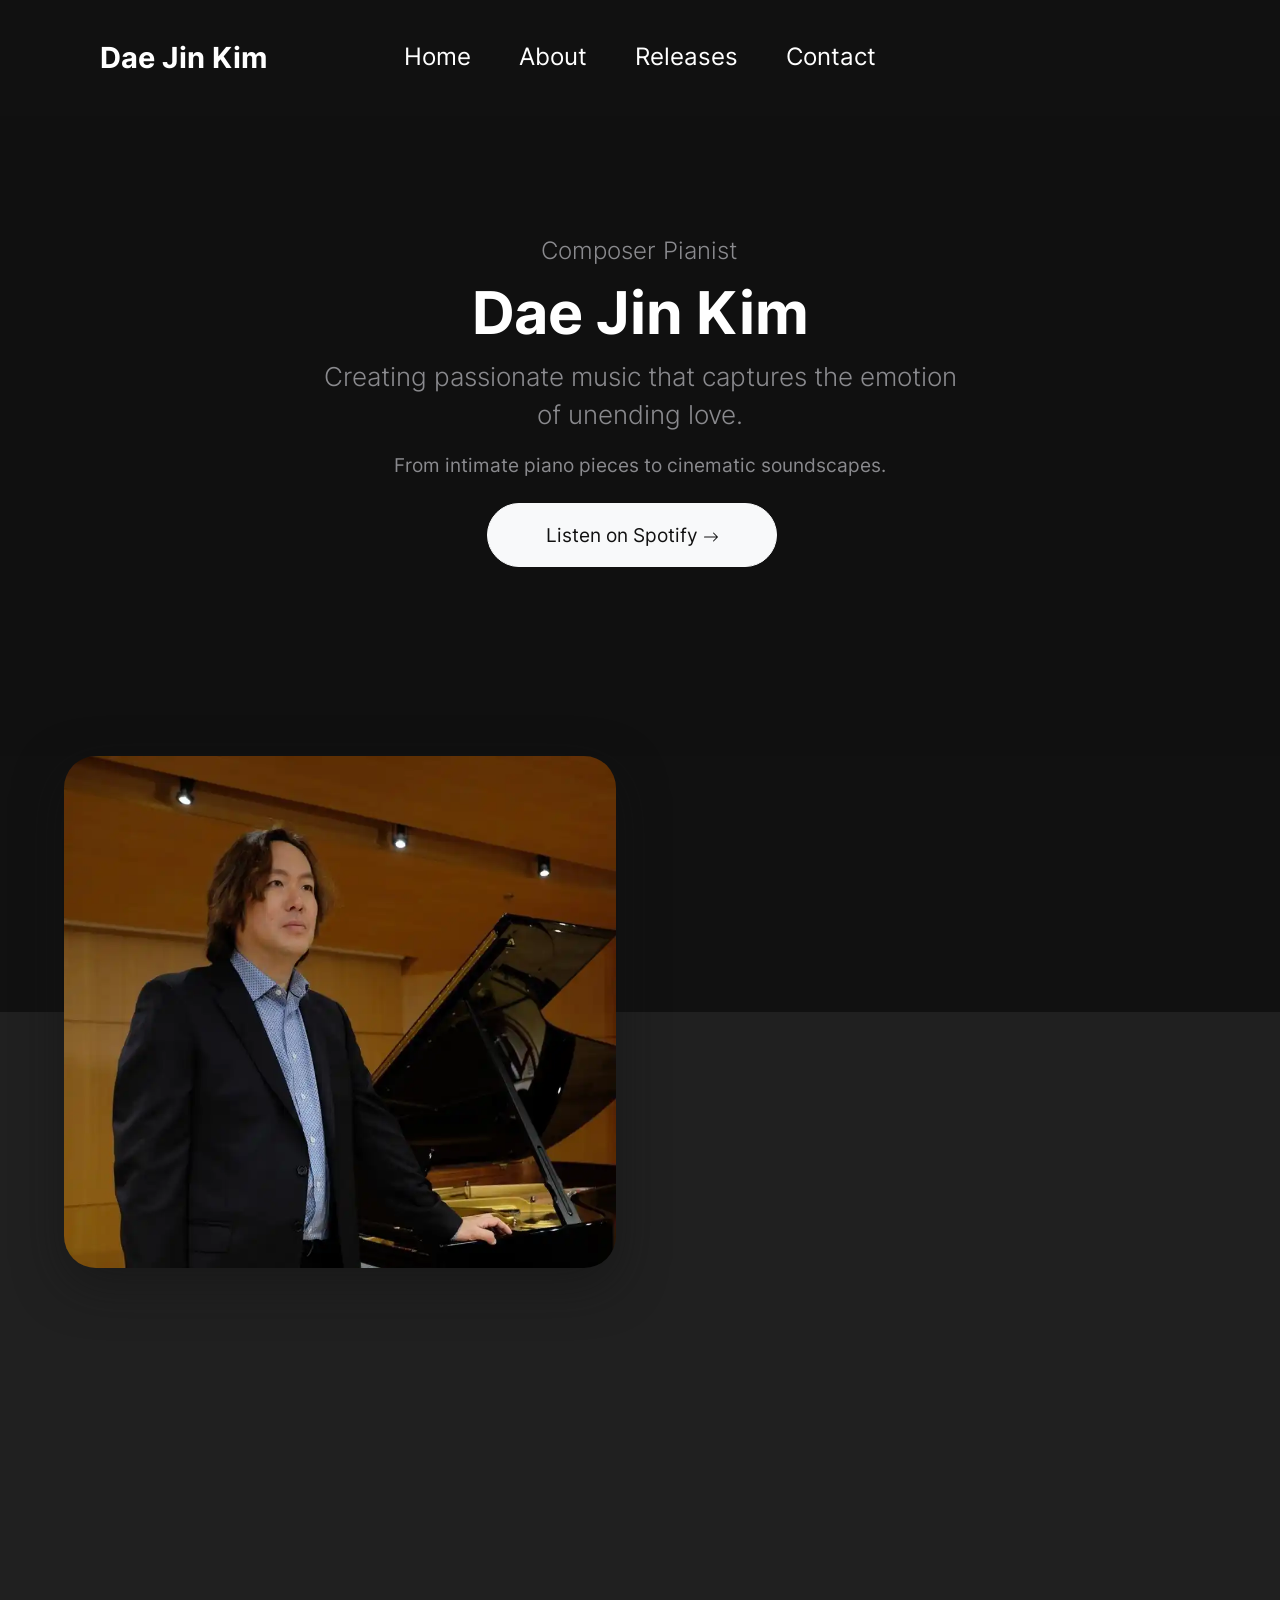
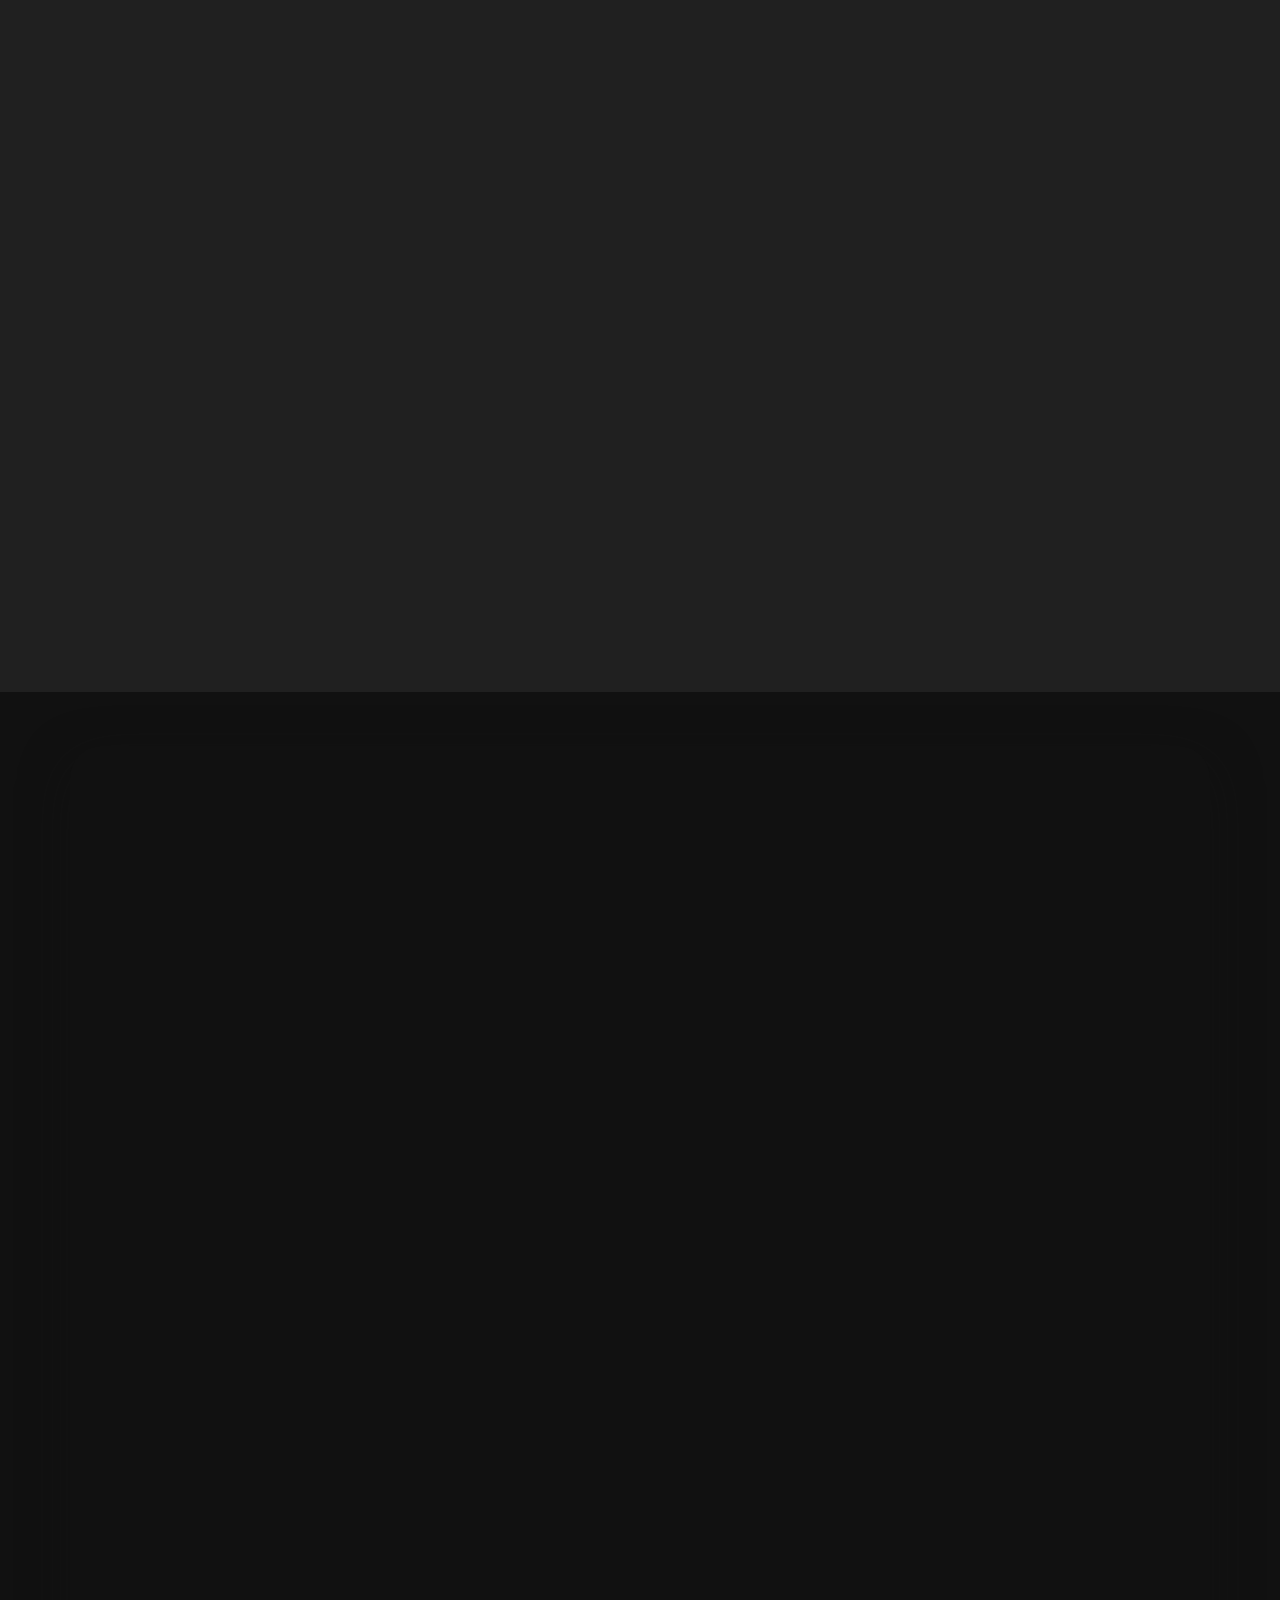
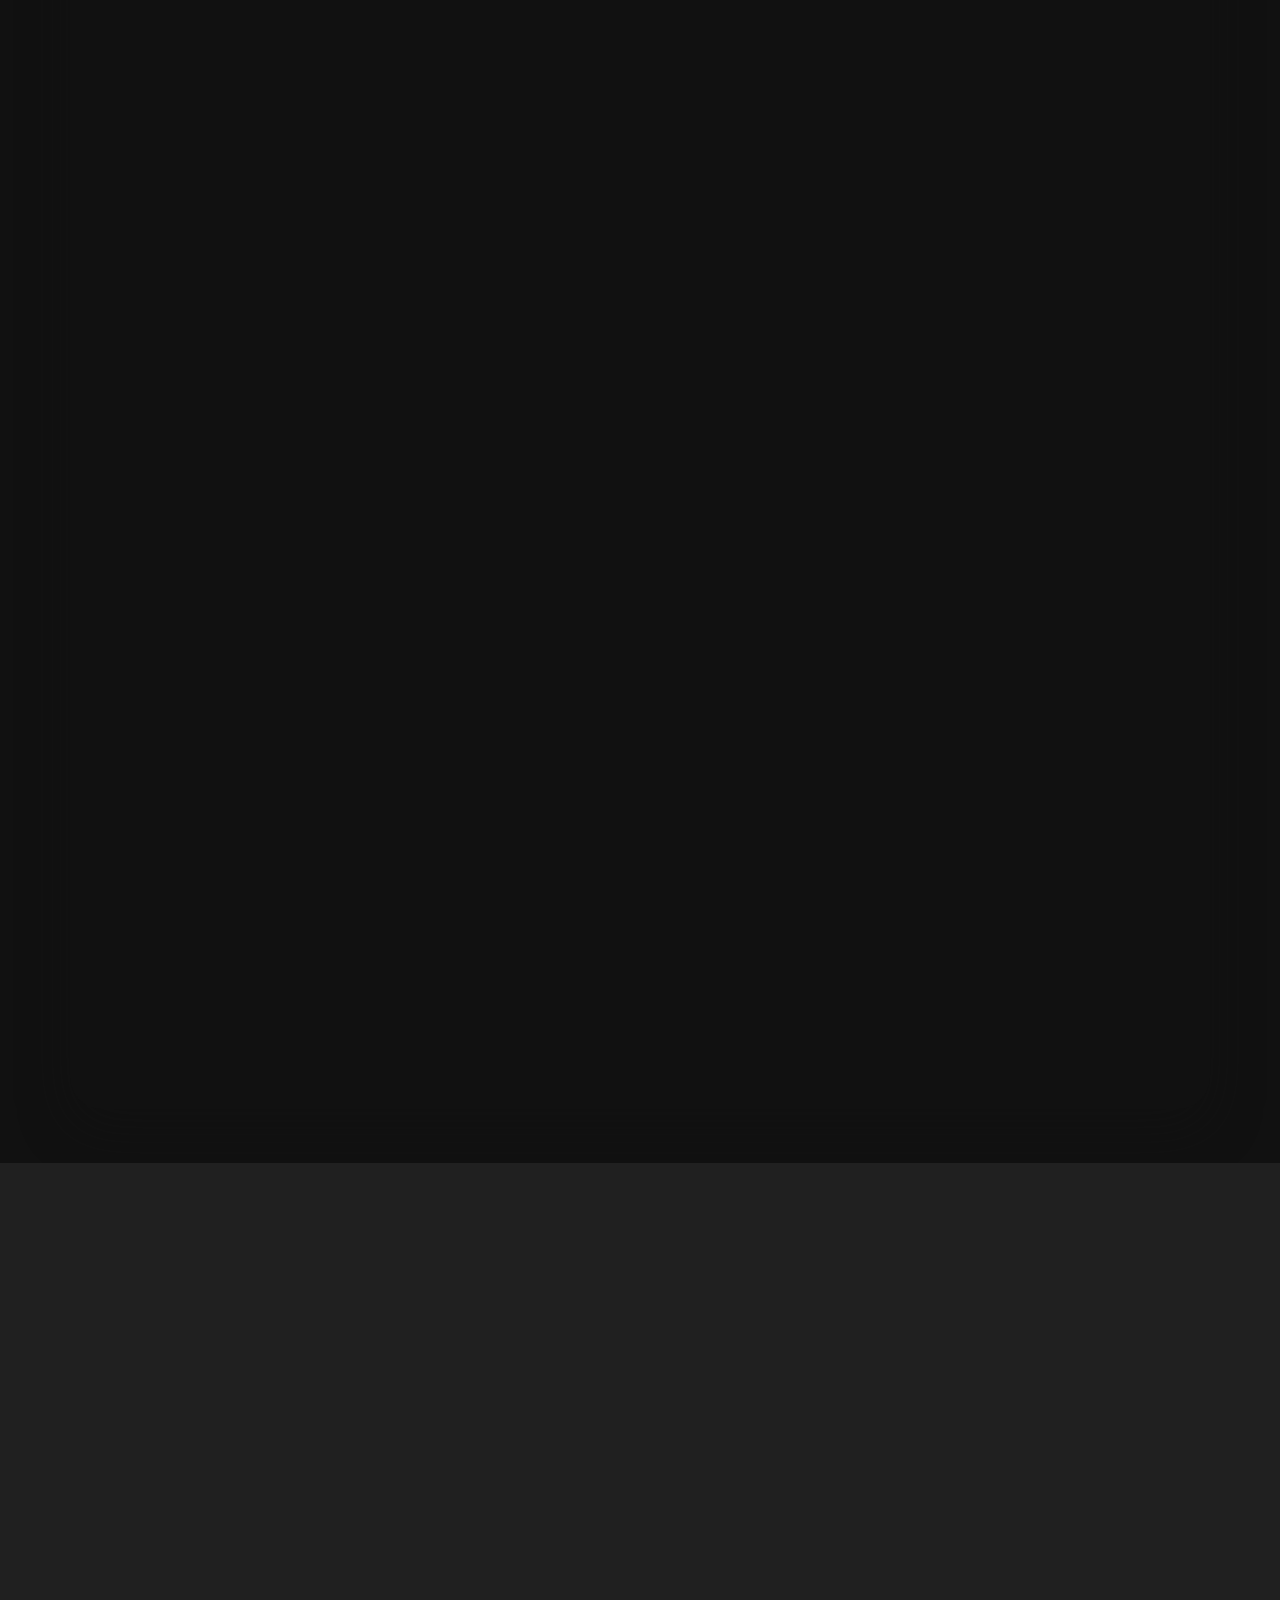
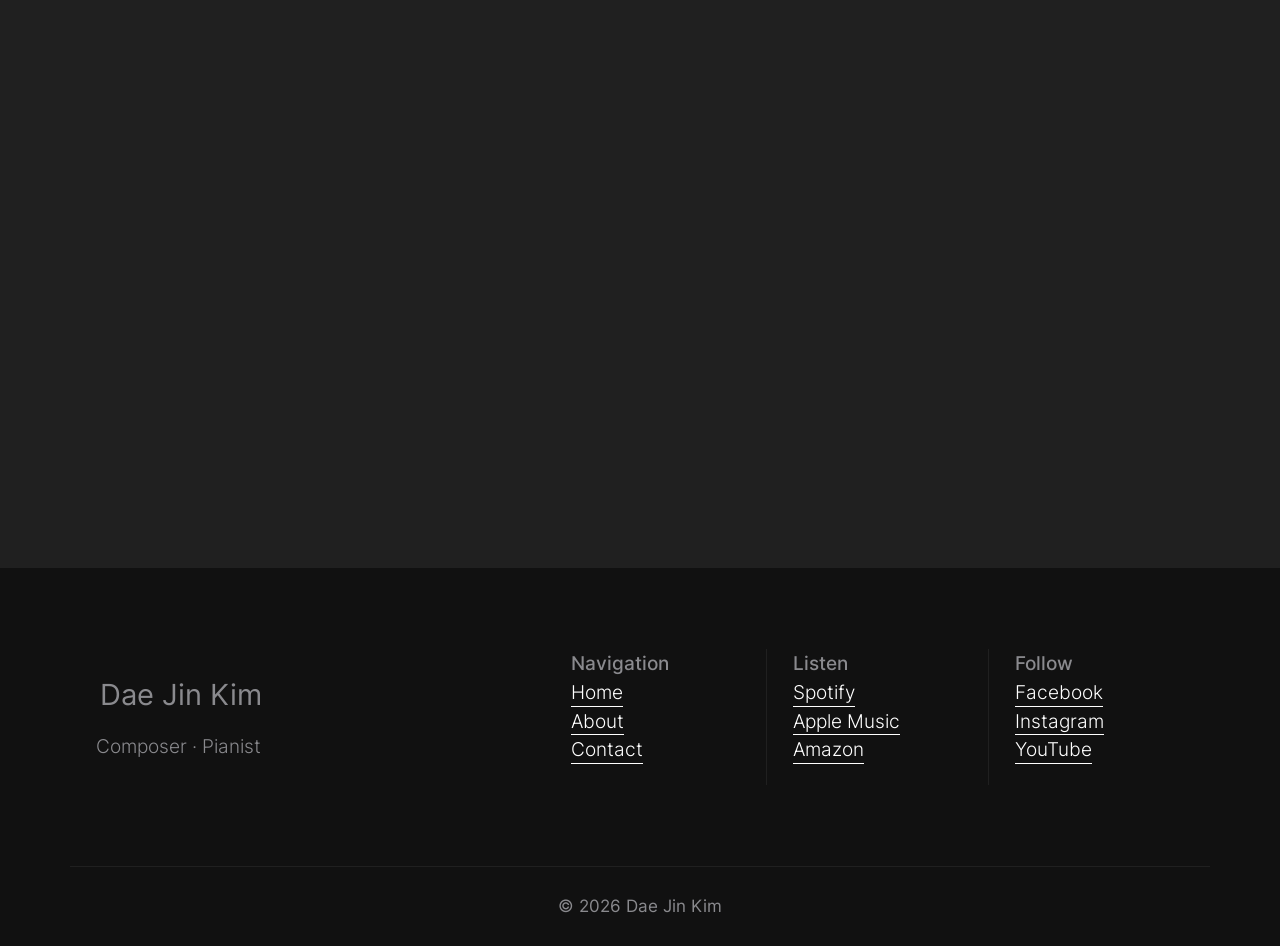
<file: index.html>
<!doctype html>
<html class="h-100" lang="en">

  <head>
      <meta charset="utf-8">
  <meta name="viewport" content="width=device-width,initial-scale=1,shrink-to-fit=no">
  <meta name="description" content="A well made and handcrafted Bootstrap 5 template">
  <link rel="apple-touch-icon" sizes="180x180" href="img/webp/apple-touch-icon.png">
  <link rel="icon" type="image/png" sizes="32x32" href="img/webp/favicon-32x32.png">
  <link rel="icon" type="image/png" sizes="16x16" href="img/webp/favicon-16x16.png">
  <link rel="icon" type="image/png" sizes="96x96" href="img/webp/favicon.png">
  <meta name="author" content="Holger Koenemann">
  <meta name="generator" content="Eleventy v2.0.0">
  <meta name="HandheldFriendly" content="true">
  <title>Dae Jin Kim - Composer Pianist</title>
  <link rel="stylesheet" href="css/theme.css">

   <style>

/* inter-300 - latin */
@font-face {
  font-family: 'Inter';
  font-style: normal;
  font-weight: 300;
  font-display: swap;
  src: local(''),
       url('fonts/inter-v12-latin-300.woff2') format('woff2'), /* Chrome 26+, Opera 23+, Firefox 39+ */
       url('fonts/inter-v12-latin-300.woff') format('woff'); /* Chrome 6+, Firefox 3.6+, IE 9+, Safari 5.1+ */
}

/* inter-400 - latin */
@font-face {
  font-family: 'Inter';
  font-style: normal;
  font-weight: 400;
  font-display: swap;
  src: local(''),
       url('fonts/inter-v12-latin-regular.woff2') format('woff2'), /* Chrome 26+, Opera 23+, Firefox 39+ */
       url('fonts/inter-v12-latin-regular.woff') format('woff'); /* Chrome 6+, Firefox 3.6+, IE 9+, Safari 5.1+ */
}

@font-face {
  font-family: 'Inter';
  font-style: normal;
  font-weight: 500;
  font-display: swap;
  src: local(''),
       url('fonts/inter-v12-latin-500.woff2') format('woff2'), /* Chrome 26+, Opera 23+, Firefox 39+ */
       url('fonts/inter-v12-latin-500.woff') format('woff'); /* Chrome 6+, Firefox 3.6+, IE 9+, Safari 5.1+ */
}
@font-face {
  font-family: 'Inter';
  font-style: normal;
  font-weight: 700;
  font-display: swap;
  src: local(''),
       url('fonts/inter-v12-latin-700.woff2') format('woff2'), /* Chrome 26+, Opera 23+, Firefox 39+ */
       url('fonts/inter-v12-latin-700.woff') format('woff'); /* Chrome 6+, Firefox 3.6+, IE 9+, Safari 5.1+ */
}

</style>


  </head>

  <body class="bg-black text-white mt-0" data-bs-spy="scroll" data-bs-target="#navScroll">

    <nav id="navScroll" class="navbar navbar-dark bg-black navbar-expand-md fixed-top px-vw-5" tabindex="0">
  <div class="container">
    <a class="navbar-brand pe-md-4 fs-4 col-12 col-md-auto text-center" href="index.html">
  <span class="ms-md-1 mt-1 fw-bolder me-md-5">Dae Jin Kim</span>
</a>

    <button class="navbar-toggler border-0" type="button" data-bs-toggle="collapse" data-bs-target="#navbarMain"
      aria-controls="navbarMain" aria-expanded="false" aria-label="Toggle navigation">
      <span class="navbar-toggler-icon"></span>
    </button>

    <div class="collapse navbar-collapse justify-content-md-center mt-3 mt-md-0" id="navbarMain">
      <ul class="navbar-nav mx-auto mb-2 mb-lg-0">
      <li class="nav-item">
  <a class="nav-link fs-5" href="index.html" aria-label="Homepage">
    Home
  </a>
</li>
<li class="nav-item">
  <a class="nav-link fs-5" href="content.html" aria-label="About Dae Jin Kim">
    About
  </a>
</li>
<li class="nav-item">
  <a class="nav-link fs-5" href="realease.html" aria-label="Releases and streaming links">
    Releases
  </a>
</li>
<li class="nav-item">
  <a class="nav-link fs-5" href="system.html" aria-label="Contact page">
    Contact
  </a>
</li>

    </ul>
    </div>
</div>
</nav>

    <main>
      <div class="w-100 overflow-hidden position-relative bg-black text-white" data-aos="fade">
  <div class="position-absolute w-100 h-100 bg-black opacity-75 top-0 start-0"></div>
  <div class="container py-vh-4 position-relative mt-5 px-vw-5 text-center">
  <div class="row d-flex align-items-center justify-content-center py-vh-5">
    <div class="col-12 col-xl-10">
      <span class="h5 text-secondary fw-lighter">Composer Pianist</span>
      <h1 class="display-huge mt-3 mb-3 lh-1">Dae Jin Kim</h1>
    </div>
    <div class="col-12 col-xl-8">
      <p class="lead text-secondary">Creating passionate music that captures the emotion of unending love.</p>
      <p class="text-secondary mb-4">From intimate piano pieces to cinematic soundscapes.</p>
    </div>
    <div class="col-12 text-center">
      <a href="https://spoti.fi/3JhfKZI" class="btn btn-xl btn-light me-3" target="_blank" rel="noreferrer noopener">Listen on Spotify
        <svg xmlns="http://www.w3.org/2000/svg" width="16" height="16" fill="currentColor" class="bi bi-arrow-right" viewBox="0 0 16 16">
  <path fill-rule="evenodd" d="M1 8a.5.5 0 0 1 .5-.5h11.793l-3.147-3.146a.5.5 0 0 1 .708-.708l4 4a.5.5 0 0 1 0 .708l-4 4a.5.5 0 0 1-.708-.708L13.293 8.5H1.5A.5.5 0 0 1 1 8z"/>
</svg>
</a>
    </div>
  </div>
</div>

</div>

<div class="w-100 position-relative bg-black text-white bg-cover d-flex align-items-center">
  <div class="container-fluid px-vw-5">
    <div class="position-absolute w-100 h-50 bg-dark bottom-0 start-0"></div>
    <div class="row d-flex align-items-center position-relative justify-content-center px-0 g-5">
      <div class="col-12 col-lg-6">
        <img src="img/webp/abstract18.webp" width="2280" height="1732" alt="abstract image" class="img-fluid position-relative rounded-5 shadow" data-aos="fade-up">
      </div>
      <div class="col-12 col-md-6 col-lg-3">
        <img src="img/webp/abstract6.webp" width="1116" height="1578" alt="abstract image" class="img-fluid position-relative rounded-5 shadow" data-aos="fade-up" data-aos-duration="2000">
      </div>
      <div class="col-12 col-md-6 col-lg-3">
        <img src="img/webp/abstract4.webp" width="1116" height="848" alt="abstract image" class="img-fluid position-relative rounded-5 shadow" data-aos="fade-up" data-aos-duration="3000">
      </div>
    </div>
  </div>
</div>
<div class="bg-dark">
  <div class="container px-vw-5 py-vh-5">
    <div class="row d-flex align-items-center">
      <div class="col-12 col-lg-7 text-lg-end" data-aos="fade-right">
        <span class="h5 text-secondary fw-lighter">Philosophy</span>
        <h2 class="display-4">"Pianist should always try to become a good singer, since in reality, we are using keys just as vocalist use their vocal cords to resonate sound."</h2>
      </div>
      <div class="col-12 col-lg-5" data-aos="fade-left">
        <h3 class="pt-5">His Work</h3>
        <p class="text-secondary">
          His composition blends a wide range of genres—pop, rock, jazz, musical, praise song, and impressionistic elements—while keeping a strong sense of tonality.
          Rather than following the popular atonal approach of 20th-century classical music, he focuses on creating music that can reach broader audiences without losing its distinctive aura.
        </p>
        <a href="https://www.youtube.com/@magiccastledaejinkim848/videos" class="link-fancy link-fancy-light me-2" target="_blank" rel="noreferrer noopener">Watch & Listen</a>
        <svg xmlns="http://www.w3.org/2000/svg" width="24" height="24" fill="currentColor" class="bi bi-arrow-right-circle" viewBox="0 0 16 16">
  <path fill-rule="evenodd" d="M1 8a7 7 0 1 0 14 0A7 7 0 0 0 1 8zm15 0A8 8 0 1 1 0 8a8 8 0 0 1 16 0zM4.5 7.5a.5.5 0 0 0 0 1h5.793l-2.147 2.146a.5.5 0 0 0 .708.708l3-3a.5.5 0 0 0 0-.708l-3-3a.5.5 0 1 0-.708.708L10.293 7.5H4.5z"/>
</svg>

        <h3 class="border-top border-secondary pt-5 mt-5">Find & Follow</h3>
        <p class="text-secondary mb-3">Listen and connect on your favorite platform.</p>
        <ul class="list-unstyled">
          <li><a class="link-fancy link-fancy-light" href="https://www.facebook.com/fusionmerge" target="_blank" rel="noreferrer noopener">Facebook</a></li>
          <li><a class="link-fancy link-fancy-light" href="https://www.instagram.com/daejinpiano/" target="_blank" rel="noreferrer noopener">Instagram</a></li>
          <li><a class="link-fancy link-fancy-light" href="https://www.youtube.com/@magiccastledaejinkim848/videos" target="_blank" rel="noreferrer noopener">YouTube</a></li>
          <li><a class="link-fancy link-fancy-light" href="https://spoti.fi/3JhfKZI" target="_blank" rel="noreferrer noopener">Spotify</a></li>
          <li><a class="link-fancy link-fancy-light" href="https://apple.co/33dVl8q" target="_blank" rel="noreferrer noopener">Apple Music</a></li>
          <li><a class="link-fancy link-fancy-light" href="https://amzn.to/3LeFUhr" target="_blank" rel="noreferrer noopener">Amazon</a></li>
        </ul>
      </div>
    </div>
  </div>
</div>

<div class="bg-black py-vh-3">
  <div class="container bg-black px-vw-5 py-vh-3 rounded-5 shadow">

  <div class="row gx-5">
    <div class="col-12 col-md-6">
      <div class="card bg-transparent mb-5" data-aos="zoom-in-up">
        <div class="bg-dark shadow rounded-5 p-0">
          <img src="img/webp/abstract3.webp" width="582" height="327" alt="abstract image" class="img-fluid rounded-5 no-bottom-radius" loading="lazy">
          <div class="p-5">
            <h2 class="fw-lighter">About</h2>
            <p class="pb-4 text-secondary">Composer & pianist creating passionate music expressing the emotion of unending love.</p>
            <a href="content.html" class="link-fancy link-fancy-light">Learn more</a>
          </div>
        </div>
      </div>

      <div class="card bg-transparent" data-aos="zoom-in-up">
        <div class="bg-dark shadow rounded-5 p-0">
          <img src="img/webp/abstract2.webp" width="582" height="442" alt="abstract image" class="img-fluid rounded-5 no-bottom-radius" loading="lazy">
          <div class="p-5">
            <h2 class="fw-lighter">Media</h2>
            <p class="pb-4 text-secondary">Performances, videos, and recordings—highlights from recent work.</p>
            <a href="https://www.youtube.com/@magiccastledaejinkim848/videos" class="link-fancy link-fancy-light" target="_blank" rel="noreferrer noopener">Explore media</a>
          </div>
        </div>
      </div>
    </div>
    <div class="col-12 col-md-6">
      <div class="p-5 pt-0 mt-5" data-aos="fade">
        <span class="h5 text-secondary fw-lighter">Composer · Pianist</span>
        <h2 class="display-4">A home for music, performances, and media</h2>
      </div>
      <div class="card bg-transparent mb-5 mt-5" data-aos="zoom-in-up">
        <div class="bg-dark shadow rounded-5 p-0">
          <img src="img/webp/abstract17.webp" width="582" height="390" alt="abstract image" class="img-fluid rounded-5 no-bottom-radius" loading="lazy">
          <div class="p-5">
            <h2 class="fw-lighter">Releases</h2>
            <p class="pb-4 text-secondary">Discover albums and singles—expressive, lyrical, and audience-friendly.</p>
            <div class="d-flex gap-3 align-items-center">
              <a href="realease.html" class="link-fancy link-fancy-light d-inline-flex align-items-center" aria-label="Open releases page">
                Releases
              </a>
            </div>
          </div>
        </div>
      </div>

      <div class="card bg-transparent" data-aos="zoom-in-up">
        <div class="bg-dark shadow rounded-5 p-0">
          <img src="img/webp/abstract4.webp" width="582" height="327" alt="abstract image" class="img-fluid rounded-5 no-bottom-radius" loading="lazy">
          <div class="p-5">
            <h2 class="fw-lighter">Contact</h2>
            <p class="pb-4 text-secondary">Bookings, collaborations, and inquiries—get in touch.</p>
            <a href="system.html" class="link-fancy link-fancy-light">Send a message</a>
          </div>
        </div>
      </div>
    </div>
  </div>

</div>

</div>
<div class="bg-dark position-relative">
  <div class="container px-vw-5 py-vh-5">
    <div class="row d-flex align-items-center">

      <div class="col-12 col-lg-7">
        <img class="img-fluid rounded-5 mb-n5 shadow" src="img/webp/person9.webp" width="512" height="512" alt="a nice person" loading="lazy" data-aos="zoom-in-right">
        <img class="img-fluid rounded-5 ms-0 ms-lg-5 mb-n5 shadow stacked-portrait" src="img/webp/person11.webp" width="512" height="512" alt="another nice person" loading="lazy" data-aos="zoom-in-up">
      </div>
      <div class="col-12 col-lg-5 bg-dark rounded-5 py-5" data-aos="fade">
        <span class="h5 text-secondary fw-lighter">Statement</span>
        <h2 class="display-4">Creating passionate music expressing the emotion of unending love.</h2>
        <p class="text-secondary mb-0">Discover releases, videos, and performances—all in one place.</p>
      </div>
    </div>
  </div>
</div>

        </div>
    </div>
</div>

    </main>

    <footer class="bg-black border-top border-dark">
  <div class="container py-vh-4 text-secondary fw-lighter">
    <div class="row">
      <div class="col-12 col-lg-5 py-4 text-center text-lg-start">
        <a class="navbar-brand pe-md-4 fs-4 col-12 col-md-auto text-center" href="index.html" aria-label="Homepage">
          <span class="ms-md-1 mt-1 fw-bolder me-md-5">Dae Jin Kim</span>
        </a>
        <p class="text-secondary mt-3 mb-0">Composer · Pianist</p>
      </div>

      <div class="col border-end border-dark">
        <span class="h6">Navigation</span>
        <ul class="nav flex-column">
          <li class="nav-item"><a href="index.html" class="link-fancy link-fancy-light">Home</a></li>
          <li class="nav-item"><a href="content.html" class="link-fancy link-fancy-light">About</a></li>
          <li class="nav-item"><a href="system.html" class="link-fancy link-fancy-light">Contact</a></li>
        </ul>
      </div>

      <div class="col border-end border-dark">
        <span class="h6">Listen</span>
        <ul class="nav flex-column">
          <li class="nav-item"><a href="https://spoti.fi/3JhfKZI" class="link-fancy link-fancy-light" target="_blank" rel="noreferrer noopener">Spotify</a></li>
          <li class="nav-item"><a href="https://apple.co/33dVl8q" class="link-fancy link-fancy-light" target="_blank" rel="noreferrer noopener">Apple Music</a></li>
          <li class="nav-item"><a href="https://amzn.to/3LeFUhr" class="link-fancy link-fancy-light" target="_blank" rel="noreferrer noopener">Amazon</a></li>
        </ul>
      </div>

      <div class="col">
        <span class="h6">Follow</span>
        <ul class="nav flex-column">
          <li class="nav-item"><a href="https://www.facebook.com/fusionmerge" class="link-fancy link-fancy-light" target="_blank" rel="noreferrer noopener">Facebook</a></li>
          <li class="nav-item"><a href="https://www.instagram.com/daejinpiano/" class="link-fancy link-fancy-light" target="_blank" rel="noreferrer noopener">Instagram</a></li>
          <li class="nav-item"><a href="https://www.youtube.com/@magiccastledaejinkim848/videos" class="link-fancy link-fancy-light" target="_blank" rel="noreferrer noopener">YouTube</a></li>
        </ul>
      </div>
    </div>
  </div>

  <div class="container text-center small py-vh-2 border-top border-dark text-secondary">
    © 2026 Dae Jin Kim
  </div>
</footer>








<script src="js/bootstrap.bundle.min.js"></script>
<script src="js/aos.js"></script>
<script>
AOS.init({
 duration: 800, // values from 0 to 3000, with step 50ms
});
</script>
<script>
  let scrollpos = window.scrollY
  const header = document.querySelector(".navbar")
  const header_height = header.offsetHeight

  const add_class_on_scroll = () => header.classList.add("scrolled", "shadow-sm")
  const remove_class_on_scroll = () => header.classList.remove("scrolled", "shadow-sm")

  window.addEventListener('scroll', function() {
    scrollpos = window.scrollY;

    if (scrollpos >= header_height) { add_class_on_scroll() }
    else { remove_class_on_scroll() }

    console.log(scrollpos)
  })
</script>

  </body>
</html>
</file>
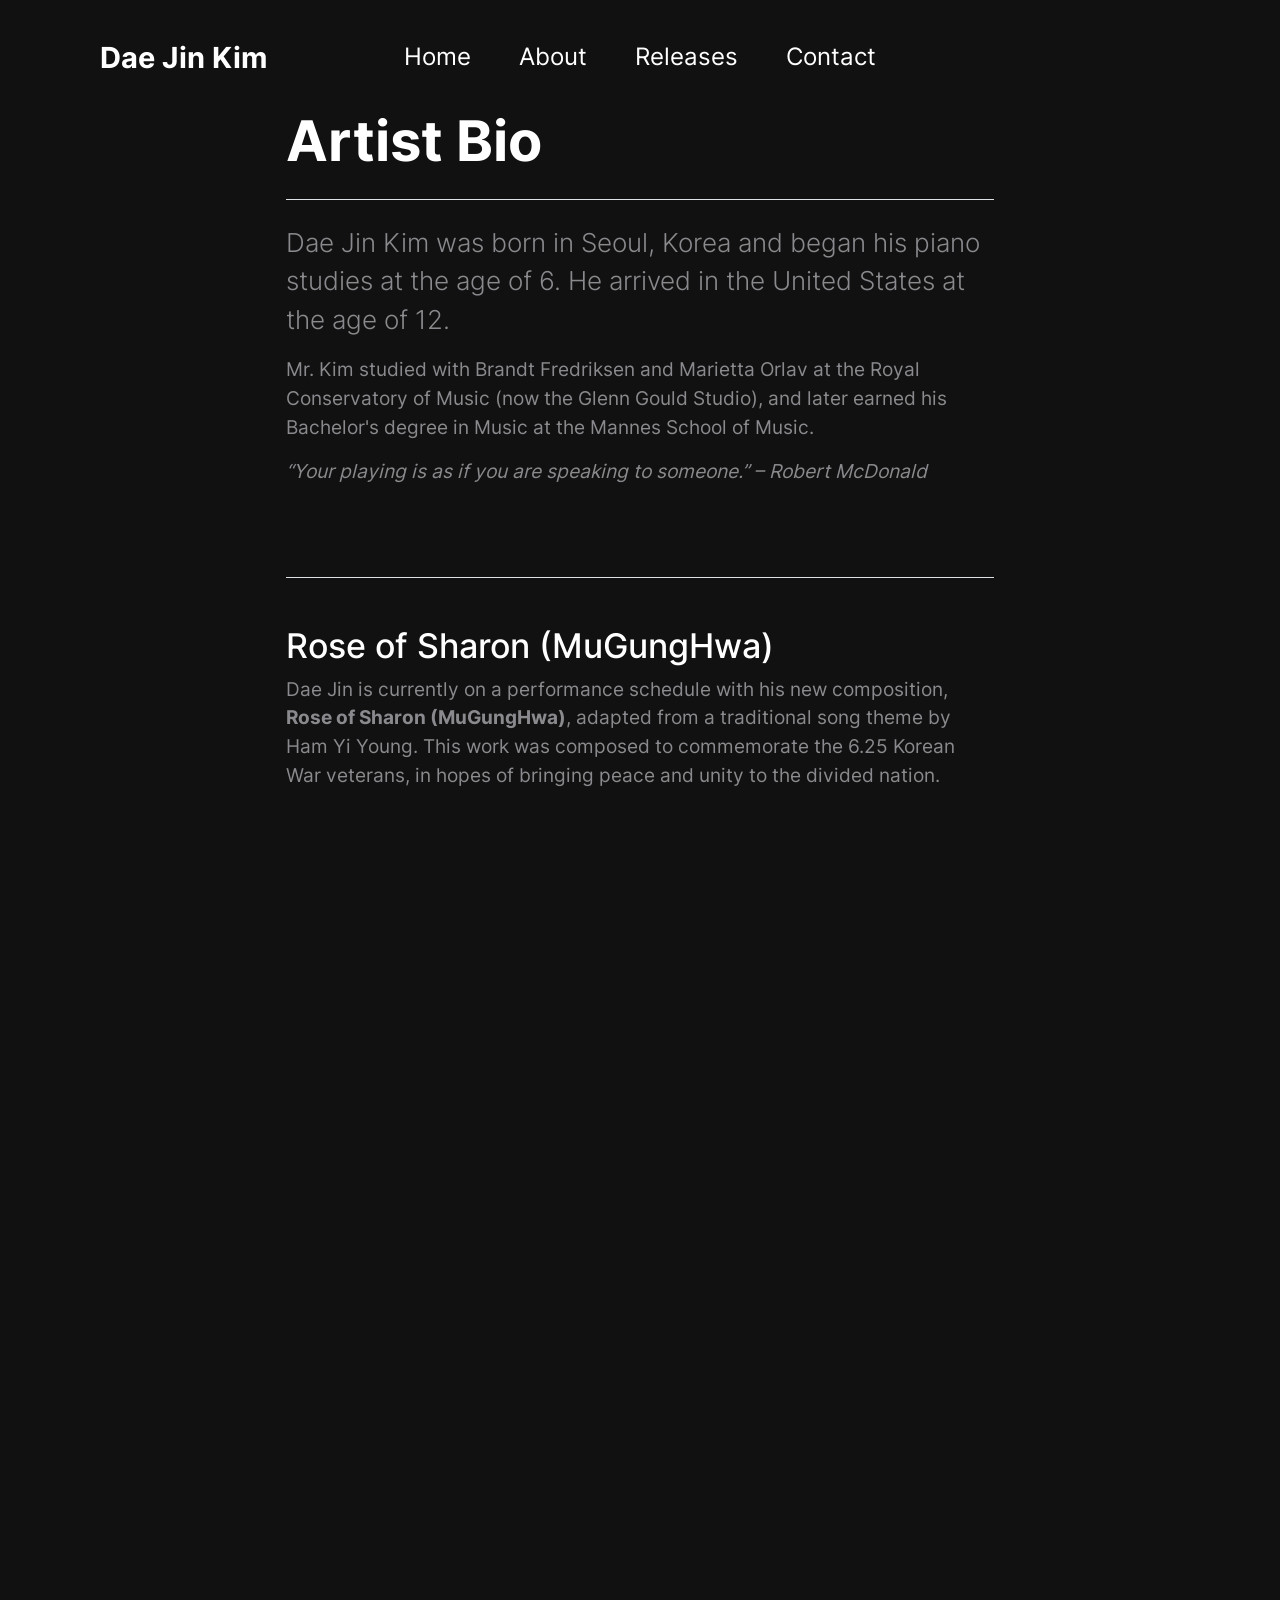
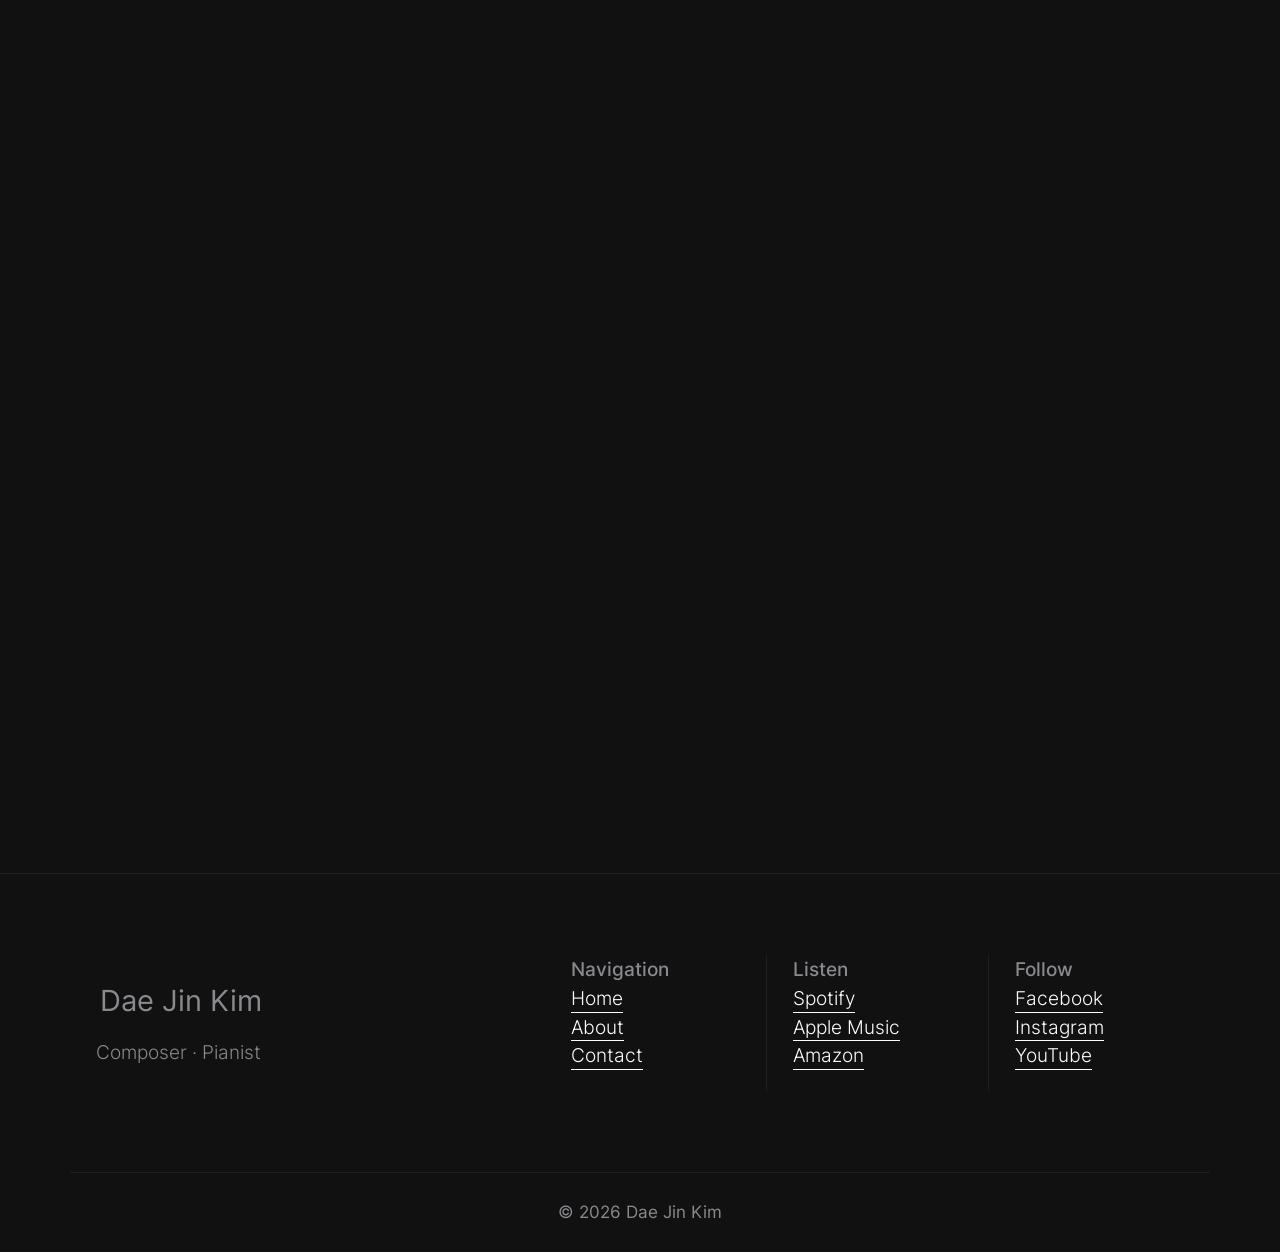
<file: content.html>
<!doctype html>
<html class="h-100" lang="en">

  <head>
      <meta charset="utf-8">
  <meta name="viewport" content="width=device-width,initial-scale=1,shrink-to-fit=no">
  <meta name="description" content="A well made and handcrafted Bootstrap 5 template">
  <link rel="apple-touch-icon" sizes="180x180" href="img/apple-touch-icon.png">
  <link rel="icon" type="image/png" sizes="32x32" href="img/favicon-32x32.png">
  <link rel="icon" type="image/png" sizes="16x16" href="img/favicon-16x16.png">
  <link rel="icon" type="image/png" sizes="96x96" href="img/favicon.png">
  <meta name="author" content="Holger Koenemann">
  <meta name="generator" content="Eleventy v2.0.0">
  <meta name="HandheldFriendly" content="true">
  <title>About | Dae Jin Kim</title>
  <link rel="stylesheet" href="css/theme.css">

   <style>

/* inter-300 - latin */
@font-face {
  font-family: 'Inter';
  font-style: normal;
  font-weight: 300;
  font-display: swap;
  src: local(''),
       url('fonts/inter-v12-latin-300.woff2') format('woff2'), /* Chrome 26+, Opera 23+, Firefox 39+ */
       url('fonts/inter-v12-latin-300.woff') format('woff'); /* Chrome 6+, Firefox 3.6+, IE 9+, Safari 5.1+ */
}

/* inter-400 - latin */
@font-face {
  font-family: 'Inter';
  font-style: normal;
  font-weight: 400;
  font-display: swap;
  src: local(''),
       url('fonts/inter-v12-latin-regular.woff2') format('woff2'), /* Chrome 26+, Opera 23+, Firefox 39+ */
       url('fonts/inter-v12-latin-regular.woff') format('woff'); /* Chrome 6+, Firefox 3.6+, IE 9+, Safari 5.1+ */
}

@font-face {
  font-family: 'Inter';
  font-style: normal;
  font-weight: 500;
  font-display: swap;
  src: local(''),
       url('fonts/inter-v12-latin-500.woff2') format('woff2'), /* Chrome 26+, Opera 23+, Firefox 39+ */
       url('fonts/inter-v12-latin-500.woff') format('woff'); /* Chrome 6+, Firefox 3.6+, IE 9+, Safari 5.1+ */
}
@font-face {
  font-family: 'Inter';
  font-style: normal;
  font-weight: 700;
  font-display: swap;
  src: local(''),
       url('fonts/inter-v12-latin-700.woff2') format('woff2'), /* Chrome 26+, Opera 23+, Firefox 39+ */
       url('fonts/inter-v12-latin-700.woff') format('woff'); /* Chrome 6+, Firefox 3.6+, IE 9+, Safari 5.1+ */
}

</style>


  </head>

  <body class="bg-black text-white mt-0" data-bs-spy="scroll" data-bs-target="#navScroll">

    <nav id="navScroll" class="navbar navbar-dark bg-black navbar-expand-md fixed-top px-vw-5" tabindex="0">
  <div class="container">
    <a class="navbar-brand pe-md-4 fs-4 col-12 col-md-auto text-center" href="index.html">
  <span class="ms-md-1 mt-1 fw-bolder me-md-5">Dae Jin Kim</span>
</a>

    <button class="navbar-toggler border-0" type="button" data-bs-toggle="collapse" data-bs-target="#navbarMain"
      aria-controls="navbarMain" aria-expanded="false" aria-label="Toggle navigation">
      <span class="navbar-toggler-icon"></span>
    </button>

    <div class="collapse navbar-collapse justify-content-md-center mt-3 mt-md-0" id="navbarMain">
      <ul class="navbar-nav mx-auto mb-2 mb-lg-0">
      <li class="nav-item">
  <a class="nav-link fs-5" href="index.html" aria-label="Homepage">
    Home
  </a>
</li>
<li class="nav-item">
  <a class="nav-link fs-5" href="content.html" aria-label="About Dae Jin Kim">
    About
  </a>
</li>
<li class="nav-item">
  <a class="nav-link fs-5" href="realease.html" aria-label="Releases and streaming links">
    Releases
  </a>
</li>
<li class="nav-item">
  <a class="nav-link fs-5" href="system.html" aria-label="Contact page">
    Contact
  </a>
</li>

    </ul>
    </div>
</div>
</nav>

    <main>
      <div class="container py-vh-5">
  <div class="row d-flex justify-content-center">
    <div class="col-12 col-lg-10 col-xl-8">
      <h1 class="display-4 fw-bold mb-4" data-aos="fade-up">Artist Bio</h1>
      <p class="lead border-top pt-4 mt-4 text-secondary" data-aos="fade-up" data-aos-delay="100">
        Dae Jin Kim was born in Seoul, Korea and began his piano studies at the age of 6. He arrived in the United States at the age of 12.
      </p>
      <p class="text-secondary" data-aos="fade-up" data-aos-delay="150">
        Mr. Kim studied with Brandt Fredriksen and Marietta Orlav at the Royal Conservatory of Music (now the Glenn Gould Studio), and later earned his Bachelor's degree in Music at the Mannes School of Music.
      </p>
      <p class="text-secondary fst-italic" data-aos="fade-up" data-aos-delay="200">
        “Your playing is as if you are speaking to someone.” – Robert McDonald
      </p>
    </div>
  </div>

  <div class="row d-flex justify-content-center py-vh-2">
    <div class="col-12 col-lg-10 col-xl-8">
      <h2 class="h3 mt-5 border-top pt-5" data-aos="fade-up">Rose of Sharon (MuGungHwa)</h2>
      <p class="text-secondary" data-aos="fade-up" data-aos-delay="100">
        Dae Jin is currently on a performance schedule with his new composition,
        <span class="fw-semibold">Rose of Sharon (MuGungHwa)</span>, adapted from a traditional song theme by Ham Yi Young.
        This work was composed to commemorate the 6.25 Korean War veterans, in hopes of bringing peace and unity to the divided nation.
      </p>
      <p class="text-secondary" data-aos="fade-up" data-aos-delay="150">
        For this reason, he is an activist standing for peace, human rights, and the preservation of artistic and cultural heritage. He uses his music
        to communicate the essence of love and struggle that comes with human relationships—reflecting on the triumph and reunion of love.
        His work is meant to encourage those who have lost loved ones through death, war, poverty, separation, or sickness.
      </p>
    </div>
  </div>

  <div class="row d-flex justify-content-center py-vh-2">
    <div class="col-12 col-lg-10 col-xl-8">
      <h2 class="h3 mt-5 border-top pt-5" data-aos="fade-up">Musical Style</h2>
      <p class="text-secondary" data-aos="fade-up" data-aos-delay="100">
        Dae Jin’s performances and compositions draw from a wide range of styles, including pop, rock, jazz, musical theatre, praise music,
        and impressionistic elements. He seeks to blend these influences into a unique musical language that remains accessible, expressive,
        and deeply personal.
      </p>
      <p class="text-secondary" data-aos="fade-up" data-aos-delay="150">
        His new songs—including <span class="fw-semibold">“Reminiscence”, “Reunion”, “To You”</span> and others—continue this journey, inviting listeners
        into stories of memory, hope, and restoration.
      </p>
    </div>
  </div>

  <div class="row d-flex justify-content-center py-vh-2">
    <div class="col-12 col-lg-10 col-xl-8">
      <h2 class="h3 mt-5 border-top pt-5" data-aos="fade-up">Current Projects</h2>
      <p class="text-secondary" data-aos="fade-up" data-aos-delay="100">
        Mr. Kim is currently working on a film score project for <span class="fw-semibold">“King David”</span> and has recently completed a collection of solo piano pieces:
        <span class="fw-semibold">“Dream”, “Destination”, “First Love”, “Personal Jesus”, “Reminiscence”,</span> and <span class="fw-semibold">“City Light”</span>.
      </p>
      <p class="text-secondary" data-aos="fade-up" data-aos-delay="150">
        His most recent composition is a piano quintet titled <span class="fw-semibold">“Spring”</span>, continuing his exploration of lyrical, cinematic, and emotionally
        resonant soundscapes.
      </p>
    </div>
  </div>

  <div class="row d-flex justify-content-center py-vh-2">
    <div class="col-12 col-lg-10 col-xl-8">
      <h2 class="h3 mt-5 border-top pt-5" data-aos="fade-up">Connect & Follow</h2>
      <p class="text-secondary" data-aos="fade-up" data-aos-delay="100">
        For updates on new releases, concerts, and projects, follow Dae Jin Kim on social platforms and streaming services. You can also get in touch
        for concert inquiries and performance engagements.
      </p>
      <ul class="list-unstyled text-secondary" data-aos="fade-up" data-aos-delay="150">
        <li><a class="link-fancy link-fancy-light" href="https://www.instagram.com/daejinpiano/" target="_blank" rel="noreferrer noopener">Instagram</a></li>
        <li><a class="link-fancy link-fancy-light" href="https://www.youtube.com/@magiccastledaejinkim848/videos" target="_blank" rel="noreferrer noopener">YouTube</a></li>
        <li><a class="link-fancy link-fancy-light" href="https://open.spotify.com/artist/2efZsI8fgKcNDSSSXuQZnQ" target="_blank" rel="noreferrer noopener">Spotify</a></li>
        <li><a class="link-fancy link-fancy-light" href="https://music.apple.com" target="_blank" rel="noreferrer noopener">Apple Music</a></li>
        <li><a class="link-fancy link-fancy-light" href="https://www.amazon.com/music" target="_blank" rel="noreferrer noopener">Amazon Music</a></li>
      </ul>
      <p class="text-secondary" data-aos="fade-up" data-aos-delay="200">
        For concert interest and performance engagement, please contact us via email through the contact page on the main site.
      </p>
    </div>
  </div>
</div>

    </main>

    <footer class="bg-black border-top border-dark">
  <div class="container py-vh-4 text-secondary fw-lighter">
    <div class="row">
      <div class="col-12 col-lg-5 py-4 text-center text-lg-start">
        <a class="navbar-brand pe-md-4 fs-4 col-12 col-md-auto text-center" href="index.html" aria-label="Homepage">
          <span class="ms-md-1 mt-1 fw-bolder me-md-5">Dae Jin Kim</span>
        </a>
        <p class="text-secondary mt-3 mb-0">Composer · Pianist</p>
      </div>

      <div class="col border-end border-dark">
        <span class="h6">Navigation</span>
        <ul class="nav flex-column">
          <li class="nav-item"><a href="index.html" class="link-fancy link-fancy-light">Home</a></li>
          <li class="nav-item"><a href="content.html" class="link-fancy link-fancy-light">About</a></li>
          <li class="nav-item"><a href="system.html" class="link-fancy link-fancy-light">Contact</a></li>
        </ul>
      </div>

      <div class="col border-end border-dark">
        <span class="h6">Listen</span>
        <ul class="nav flex-column">
          <li class="nav-item"><a href="https://spoti.fi/3JhfKZI" class="link-fancy link-fancy-light" target="_blank" rel="noreferrer noopener">Spotify</a></li>
          <li class="nav-item"><a href="https://apple.co/33dVl8q" class="link-fancy link-fancy-light" target="_blank" rel="noreferrer noopener">Apple Music</a></li>
          <li class="nav-item"><a href="https://amzn.to/3LeFUhr" class="link-fancy link-fancy-light" target="_blank" rel="noreferrer noopener">Amazon</a></li>
        </ul>
      </div>

      <div class="col">
        <span class="h6">Follow</span>
        <ul class="nav flex-column">
          <li class="nav-item"><a href="https://www.facebook.com/fusionmerge" class="link-fancy link-fancy-light" target="_blank" rel="noreferrer noopener">Facebook</a></li>
          <li class="nav-item"><a href="https://www.instagram.com/daejinpiano/" class="link-fancy link-fancy-light" target="_blank" rel="noreferrer noopener">Instagram</a></li>
          <li class="nav-item"><a href="https://www.youtube.com/@magiccastledaejinkim848/videos" class="link-fancy link-fancy-light" target="_blank" rel="noreferrer noopener">YouTube</a></li>
        </ul>
      </div>
    </div>
  </div>

  <div class="container text-center small py-vh-2 border-top border-dark text-secondary">
    © 2026 Dae Jin Kim
  </div>
</footer>








<script src="js/bootstrap.bundle.min.js"></script>
<script src="js/aos.js"></script>
<script>
AOS.init({
 duration: 800, // values from 0 to 3000, with step 50ms
});
</script>
<script>
  let scrollpos = window.scrollY
  const header = document.querySelector(".navbar")
  const header_height = header.offsetHeight

  const add_class_on_scroll = () => header.classList.add("scrolled", "shadow-sm")
  const remove_class_on_scroll = () => header.classList.remove("scrolled", "shadow-sm")

  window.addEventListener('scroll', function() {
    scrollpos = window.scrollY;

    if (scrollpos >= header_height) { add_class_on_scroll() }
    else { remove_class_on_scroll() }

    console.log(scrollpos)
  })
</script>

  </body>
</html>
</file>
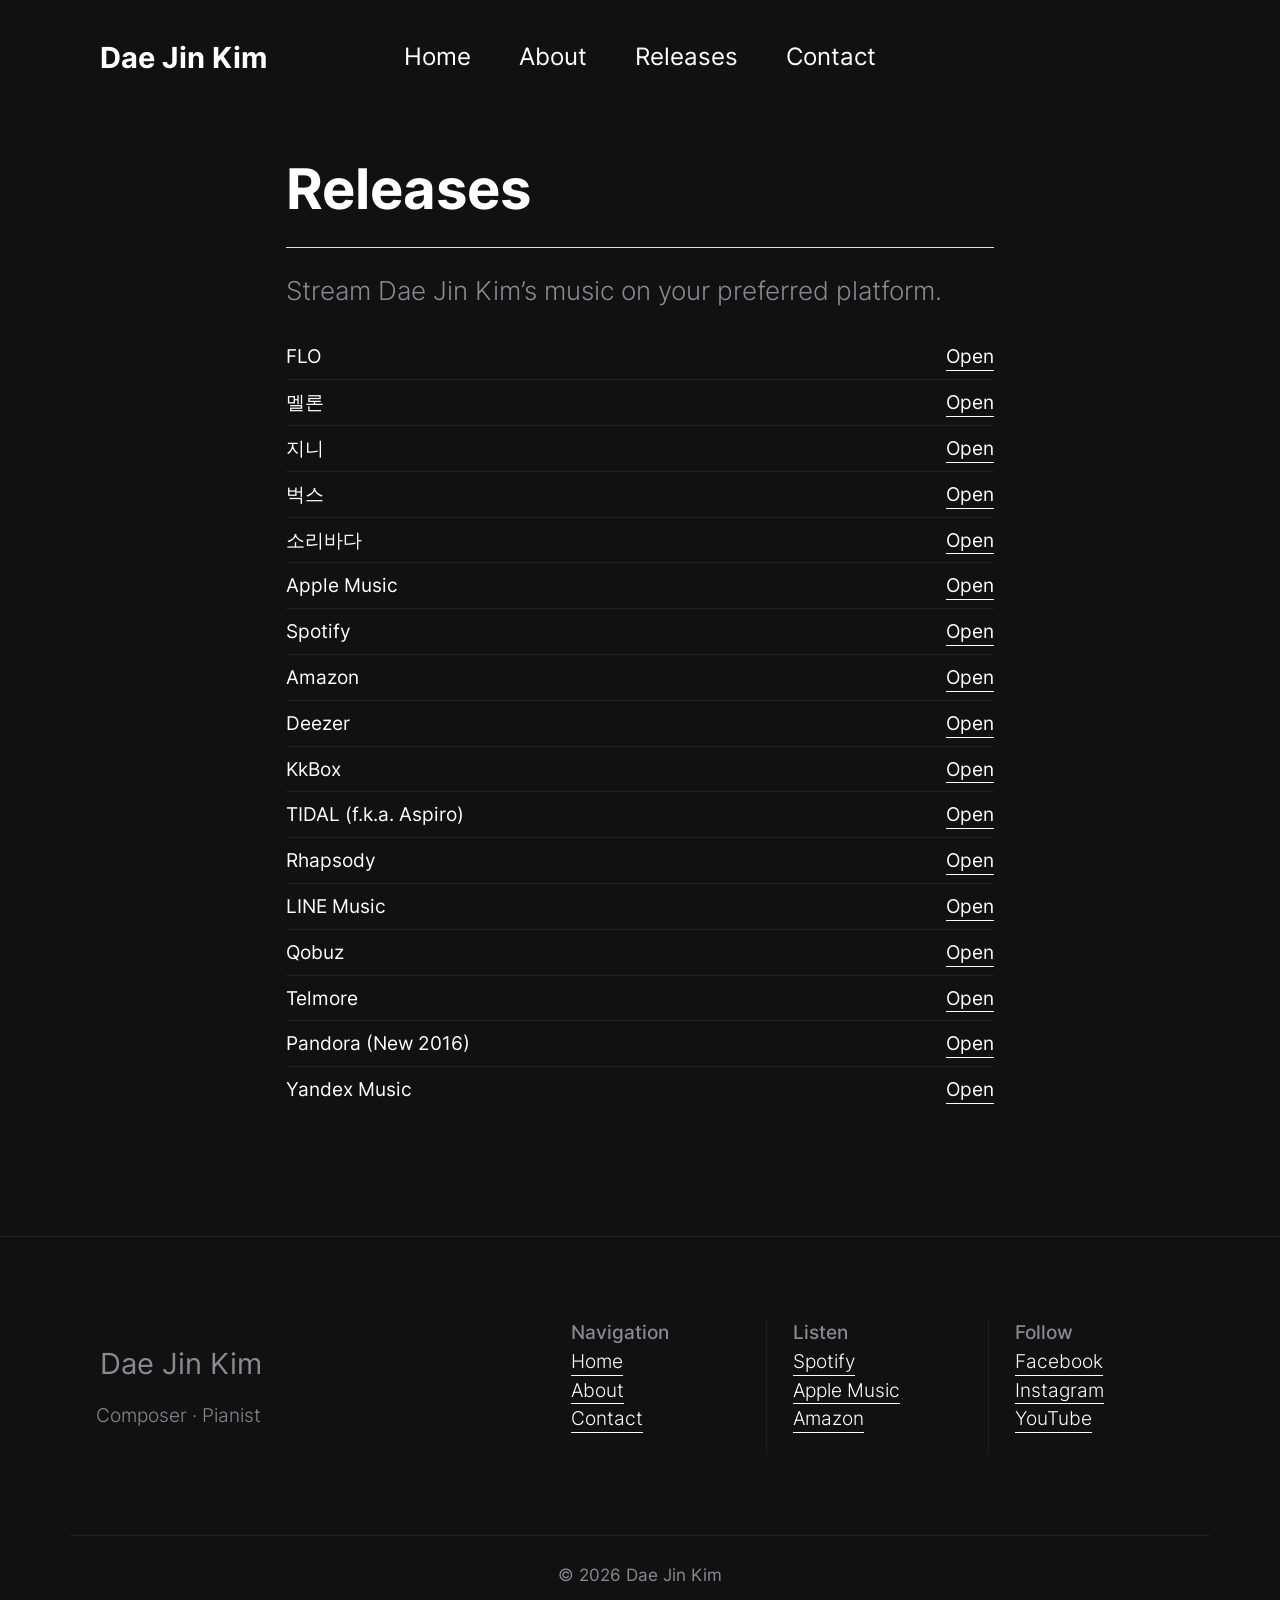
<file: realease.html>
<!doctype html>
<html class="h-100" lang="en">

  <head>
      <meta charset="utf-8">
  <meta name="viewport" content="width=device-width,initial-scale=1,shrink-to-fit=no">
  <meta name="description" content="Streaming links for Dae Jin Kim releases">
  <link rel="apple-touch-icon" sizes="180x180" href="img/apple-touch-icon.png">
  <link rel="icon" type="image/png" sizes="32x32" href="img/favicon-32x32.png">
  <link rel="icon" type="image/png" sizes="16x16" href="img/favicon-16x16.png">
  <link rel="icon" type="image/png" sizes="96x96" href="img/favicon.png">
  <meta name="author" content="Holger Koenemann">
  <meta name="generator" content="Eleventy v2.0.0">
  <meta name="HandheldFriendly" content="true">
  <title>Releases | Dae Jin Kim</title>
  <link rel="stylesheet" href="css/theme.css">

   <style>

/* inter-300 - latin */
@font-face {
  font-family: 'Inter';
  font-style: normal;
  font-weight: 300;
  font-display: swap;
  src: local(''),
       url('fonts/inter-v12-latin-300.woff2') format('woff2'),
       url('fonts/inter-v12-latin-300.woff') format('woff');
}

/* inter-400 - latin */
@font-face {
  font-family: 'Inter';
  font-style: normal;
  font-weight: 400;
  font-display: swap;
  src: local(''),
       url('fonts/inter-v12-latin-regular.woff2') format('woff2'),
       url('fonts/inter-v12-latin-regular.woff') format('woff');
}

@font-face {
  font-family: 'Inter';
  font-style: normal;
  font-weight: 500;
  font-display: swap;
  src: local(''),
       url('fonts/inter-v12-latin-500.woff2') format('woff2'),
       url('fonts/inter-v12-latin-500.woff') format('woff');
}
@font-face {
  font-family: 'Inter';
  font-style: normal;
  font-weight: 700;
  font-display: swap;
  src: local(''),
       url('fonts/inter-v12-latin-700.woff2') format('woff2'),
       url('fonts/inter-v12-latin-700.woff') format('woff');
}

</style>


  </head>

  <body class="bg-black text-white mt-0" data-bs-spy="scroll" data-bs-target="#navScroll">

    <nav id="navScroll" class="navbar navbar-dark bg-black navbar-expand-md fixed-top px-vw-5" tabindex="0">
  <div class="container">
    <a class="navbar-brand pe-md-4 fs-4 col-12 col-md-auto text-center" href="index.html">
  <span class="ms-md-1 mt-1 fw-bolder me-md-5">Dae Jin Kim</span>
</a>

    <button class="navbar-toggler border-0" type="button" data-bs-toggle="collapse" data-bs-target="#navbarMain"
      aria-controls="navbarMain" aria-expanded="false" aria-label="Toggle navigation">
      <span class="navbar-toggler-icon"></span>
    </button>

    <div class="collapse navbar-collapse justify-content-md-center mt-3 mt-md-0" id="navbarMain">
      <ul class="navbar-nav mx-auto mb-2 mb-lg-0">
      <li class="nav-item">
  <a class="nav-link fs-5" href="index.html" aria-label="Homepage">
    Home
  </a>
</li>
<li class="nav-item">
  <a class="nav-link fs-5" href="content.html" aria-label="About Dae Jin Kim">
    About
  </a>
</li>
<li class="nav-item">
  <a class="nav-link fs-5 active" href="realease.html" aria-label="Releases and streaming links">
    Releases
  </a>
</li>
<li class="nav-item">
  <a class="nav-link fs-5" href="system.html" aria-label="Contact page">
    Contact
  </a>
</li>

    </ul>
    </div>
</div>
</nav>

    <main>
      <div class="container py-vh-5 mt-5">
        <div class="row d-flex justify-content-center">
          <div class="col-12 col-lg-10 col-xl-8">
            <h1 class="display-4 fw-bold mb-4" data-aos="fade-up">Releases</h1>
            <p class="lead text-secondary border-top pt-4 mt-4" data-aos="fade-up" data-aos-delay="100">
              Stream Dae Jin Kim’s music on your preferred platform.
            </p>

            <div class="mt-4" data-aos="fade-up" data-aos-delay="150">
              <ul class="list-unstyled">
                <li class="py-2 border-bottom border-dark d-flex justify-content-between align-items-center">
                  <span>FLO</span>
                  <a class="link-fancy link-fancy-light" href="https://bit.ly/3GDWdkm" target="_blank" rel="noreferrer noopener">Open</a>
                </li>
                <li class="py-2 border-bottom border-dark d-flex justify-content-between align-items-center">
                  <span>멜론</span>
                  <a class="link-fancy link-fancy-light" href="https://bit.ly/3ssy5fr" target="_blank" rel="noreferrer noopener">Open</a>
                </li>
                <li class="py-2 border-bottom border-dark d-flex justify-content-between align-items-center">
                  <span>지니</span>
                  <a class="link-fancy link-fancy-light" href="https://bit.ly/3gBumXr" target="_blank" rel="noreferrer noopener">Open</a>
                </li>
                <li class="py-2 border-bottom border-dark d-flex justify-content-between align-items-center">
                  <span>벅스</span>
                  <a class="link-fancy link-fancy-light" href="https://bit.ly/3JbqFnB" target="_blank" rel="noreferrer noopener">Open</a>
                </li>
                <li class="py-2 border-bottom border-dark d-flex justify-content-between align-items-center">
                  <span>소리바다</span>
                  <a class="link-fancy link-fancy-light" href="https://bit.ly/3BbLmgf" target="_blank" rel="noreferrer noopener">Open</a>
                </li>
                <li class="py-2 border-bottom border-dark d-flex justify-content-between align-items-center">
                  <span>Apple Music</span>
                  <a class="link-fancy link-fancy-light" href="https://apple.co/33dVl8q" target="_blank" rel="noreferrer noopener">Open</a>
                </li>
                <li class="py-2 border-bottom border-dark d-flex justify-content-between align-items-center">
                  <span>Spotify</span>
                  <a class="link-fancy link-fancy-light" href="https://spoti.fi/3JhfKZI" target="_blank" rel="noreferrer noopener">Open</a>
                </li>
                <li class="py-2 border-bottom border-dark d-flex justify-content-between align-items-center">
                  <span>Amazon</span>
                  <a class="link-fancy link-fancy-light" href="https://amzn.to/3LeFUhr" target="_blank" rel="noreferrer noopener">Open</a>
                </li>
                <li class="py-2 border-bottom border-dark d-flex justify-content-between align-items-center">
                  <span>Deezer</span>
                  <a class="link-fancy link-fancy-light" href="https://bit.ly/3JdEwcT" target="_blank" rel="noreferrer noopener">Open</a>
                </li>
                <li class="py-2 border-bottom border-dark d-flex justify-content-between align-items-center">
                  <span>KkBox</span>
                  <a class="link-fancy link-fancy-light" href="https://bit.ly/3Jb3SYY" target="_blank" rel="noreferrer noopener">Open</a>
                </li>
                <li class="py-2 border-bottom border-dark d-flex justify-content-between align-items-center">
                  <span>TIDAL (f.k.a. Aspiro)</span>
                  <a class="link-fancy link-fancy-light" href="https://bit.ly/3uxx9Jr" target="_blank" rel="noreferrer noopener">Open</a>
                </li>
                <li class="py-2 border-bottom border-dark d-flex justify-content-between align-items-center">
                  <span>Rhapsody</span>
                  <a class="link-fancy link-fancy-light" href="https://bit.ly/3J58akG" target="_blank" rel="noreferrer noopener">Open</a>
                </li>
                <li class="py-2 border-bottom border-dark d-flex justify-content-between align-items-center">
                  <span>LINE Music</span>
                  <a class="link-fancy link-fancy-light" href="https://bit.ly/3JbOWd9" target="_blank" rel="noreferrer noopener">Open</a>
                </li>
                <li class="py-2 border-bottom border-dark d-flex justify-content-between align-items-center">
                  <span>Qobuz</span>
                  <a class="link-fancy link-fancy-light" href="https://bit.ly/34pZEOk" target="_blank" rel="noreferrer noopener">Open</a>
                </li>
                <li class="py-2 border-bottom border-dark d-flex justify-content-between align-items-center">
                  <span>Telmore</span>
                  <a class="link-fancy link-fancy-light" href="https://bit.ly/3HFG27h" target="_blank" rel="noreferrer noopener">Open</a>
                </li>
                <li class="py-2 border-bottom border-dark d-flex justify-content-between align-items-center">
                  <span>Pandora (New 2016)</span>
                  <a class="link-fancy link-fancy-light" href="https://bit.ly/338tfLN" target="_blank" rel="noreferrer noopener">Open</a>
                </li>
                <li class="py-2 d-flex justify-content-between align-items-center">
                  <span>Yandex Music</span>
                  <a class="link-fancy link-fancy-light" href="https://bit.ly/3B8QmSL" target="_blank" rel="noreferrer noopener">Open</a>
                </li>
              </ul>
            </div>
          </div>
        </div>
      </div>
    </main>

    <footer class="bg-black border-top border-dark">
  <div class="container py-vh-4 text-secondary fw-lighter">
    <div class="row">
      <div class="col-12 col-lg-5 py-4 text-center text-lg-start">
        <a class="navbar-brand pe-md-4 fs-4 col-12 col-md-auto text-center" href="index.html" aria-label="Homepage">
          <span class="ms-md-1 mt-1 fw-bolder me-md-5">Dae Jin Kim</span>
        </a>
        <p class="text-secondary mt-3 mb-0">Composer · Pianist</p>
      </div>

      <div class="col border-end border-dark">
        <span class="h6">Navigation</span>
        <ul class="nav flex-column">
          <li class="nav-item"><a href="index.html" class="link-fancy link-fancy-light">Home</a></li>
          <li class="nav-item"><a href="content.html" class="link-fancy link-fancy-light">About</a></li>
          <li class="nav-item"><a href="system.html" class="link-fancy link-fancy-light">Contact</a></li>
        </ul>
      </div>

      <div class="col border-end border-dark">
        <span class="h6">Listen</span>
        <ul class="nav flex-column">
          <li class="nav-item"><a href="https://spoti.fi/3JhfKZI" class="link-fancy link-fancy-light" target="_blank" rel="noreferrer noopener">Spotify</a></li>
          <li class="nav-item"><a href="https://apple.co/33dVl8q" class="link-fancy link-fancy-light" target="_blank" rel="noreferrer noopener">Apple Music</a></li>
          <li class="nav-item"><a href="https://amzn.to/3LeFUhr" class="link-fancy link-fancy-light" target="_blank" rel="noreferrer noopener">Amazon</a></li>
        </ul>
      </div>

      <div class="col">
        <span class="h6">Follow</span>
        <ul class="nav flex-column">
          <li class="nav-item"><a href="https://www.facebook.com/fusionmerge" class="link-fancy link-fancy-light" target="_blank" rel="noreferrer noopener">Facebook</a></li>
          <li class="nav-item"><a href="https://www.instagram.com/daejinpiano/" class="link-fancy link-fancy-light" target="_blank" rel="noreferrer noopener">Instagram</a></li>
          <li class="nav-item"><a href="https://www.youtube.com/@magiccastledaejinkim848/videos" class="link-fancy link-fancy-light" target="_blank" rel="noreferrer noopener">YouTube</a></li>
        </ul>
      </div>
    </div>
  </div>

  <div class="container text-center small py-vh-2 border-top border-dark text-secondary">
    © 2026 Dae Jin Kim
  </div>
</footer>

<script src="js/bootstrap.bundle.min.js"></script>
<script src="js/aos.js"></script>
<script>
AOS.init({
 duration: 800,
});
</script>

  </body>
</html>
</file>
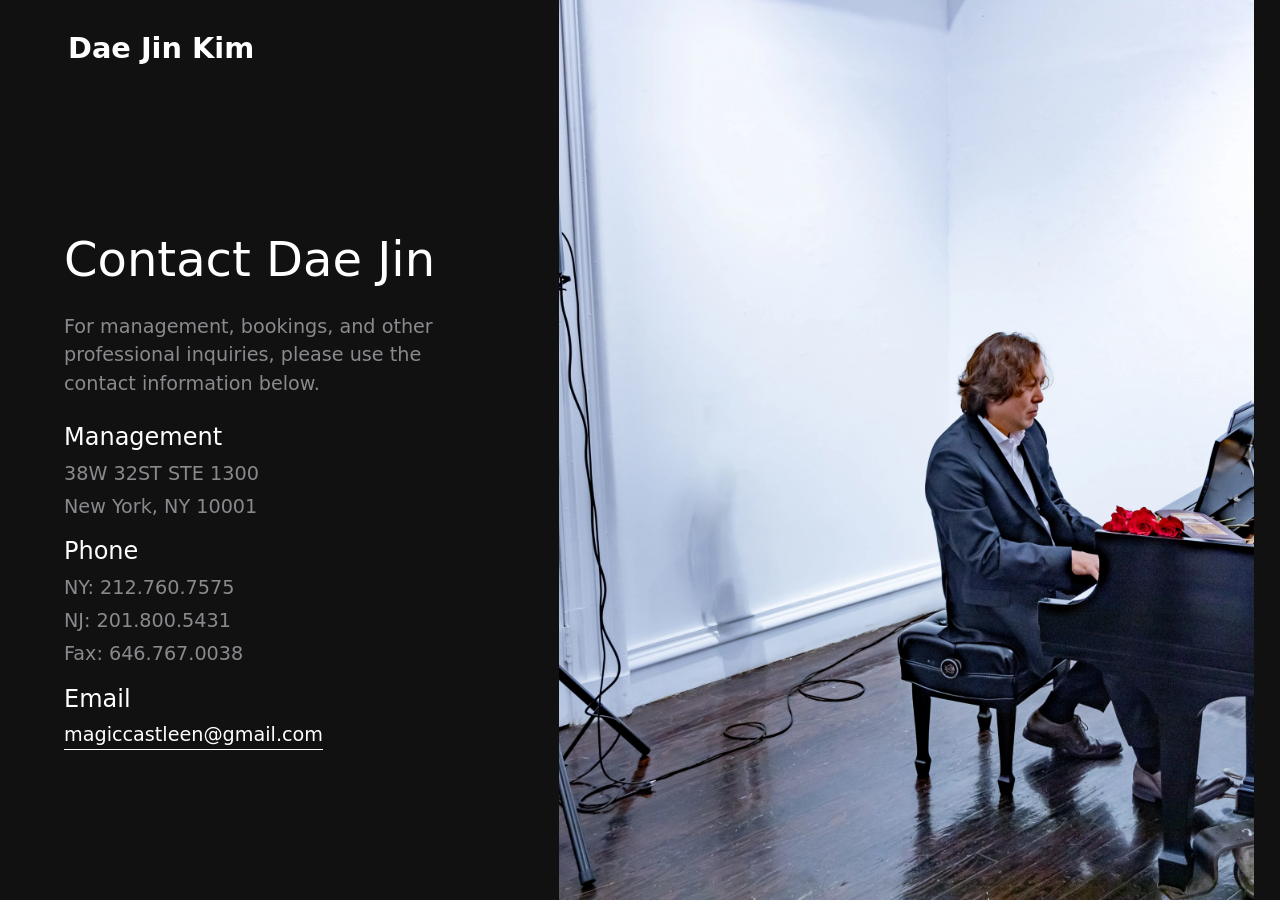
<file: system.html>
<!doctype html>
<html class="h-100" lang="en">

  <head>
      <meta charset="utf-8">
  <meta name="viewport" content="width=device-width,initial-scale=1,shrink-to-fit=no">
  <meta name="description" content="Contact information for pianist and composer Dae Jin Kim">
  <link rel="apple-touch-icon" sizes="180x180" href="img/apple-touch-icon.png">
  <link rel="icon" type="image/png" sizes="32x32" href="img/favicon-32x32.png">
  <link rel="icon" type="image/png" sizes="16x16" href="img/favicon-16x16.png">
  <link rel="icon" type="image/png" sizes="96x96" href="img/favicon.png">
  <meta name="author" content="Holger Koenemann">
  <meta name="generator" content="Eleventy v2.0.0">
  <meta name="HandheldFriendly" content="true">
  <title>Contact | Dae Jin Kim</title>
  <link rel="stylesheet" href="css/theme.css">


  </head>

  <body class="d-flex h-100 w-100 bg-black text-white" data-bs-spy="scroll" data-bs-target="#navScroll">

    <div class="h-100 container-fluid">
      <div class="h-100 row d-flex align-items-stretch">
        
          <div class="col-12 col-md-7 col-lg-6 col-xl-5 d-flex align-items-start flex-column px-vw-5">
          
            <header class="mb-auto py-vh-2 col-12">
              <a class="navbar-brand pe-md-4 fs-4 col-12 col-md-auto text-center" href="index.html">
  <span class="ms-md-1 mt-1 fw-bolder me-md-5">Dae Jin Kim</span>
</a>
            </header>
            <main class="mb-auto col-12">
              <h1 class="mb-4">Contact Dae Jin</h1>
              <p class="text-secondary mb-4">
                For management, bookings, and other professional inquiries, please use the contact information below.
              </p>

              <div class="mb-3">
                <h2 class="h5">Management</h2>
                <p class="text-secondary mb-1">38W 32ST STE 1300</p>
                <p class="text-secondary mb-1">New York, NY 10001</p>
              </div>

              <div class="mb-3">
                <h2 class="h5">Phone</h2>
                <p class="text-secondary mb-1">NY: 212.760.7575</p>
                <p class="text-secondary mb-1">NJ: 201.800.5431</p>
                <p class="text-secondary mb-1">Fax: 646.767.0038</p>
              </div>

              <div class="mb-3">
                <h2 class="h5">Email</h2>
                <p class="text-secondary mb-1">
                  <a href="mailto:magiccastleen@gmail.com" class="link-fancy link-fancy-light">magiccastleen@gmail.com</a>
                </p>
              </div>
            </main>

          </div>

          <div class="col-12 col-md-5 col-lg-6 col-xl-7 d-none d-md-flex align-items-stretch">
            <img
              src="img/webp/abstract2.webp"
              class="img-fluid w-100 h-100"
              style="object-fit: cover;"
              alt="abstract artwork"
              loading="lazy"
            >
          </div>
        </div>

      </div>
    </div>
  </div>

<script src="js/bootstrap.bundle.min.js"></script>
<script src="js/aos.js"></script>
<script>
AOS.init({
 duration: 800,
});
</script>

  </body>
    </html>
</file>
